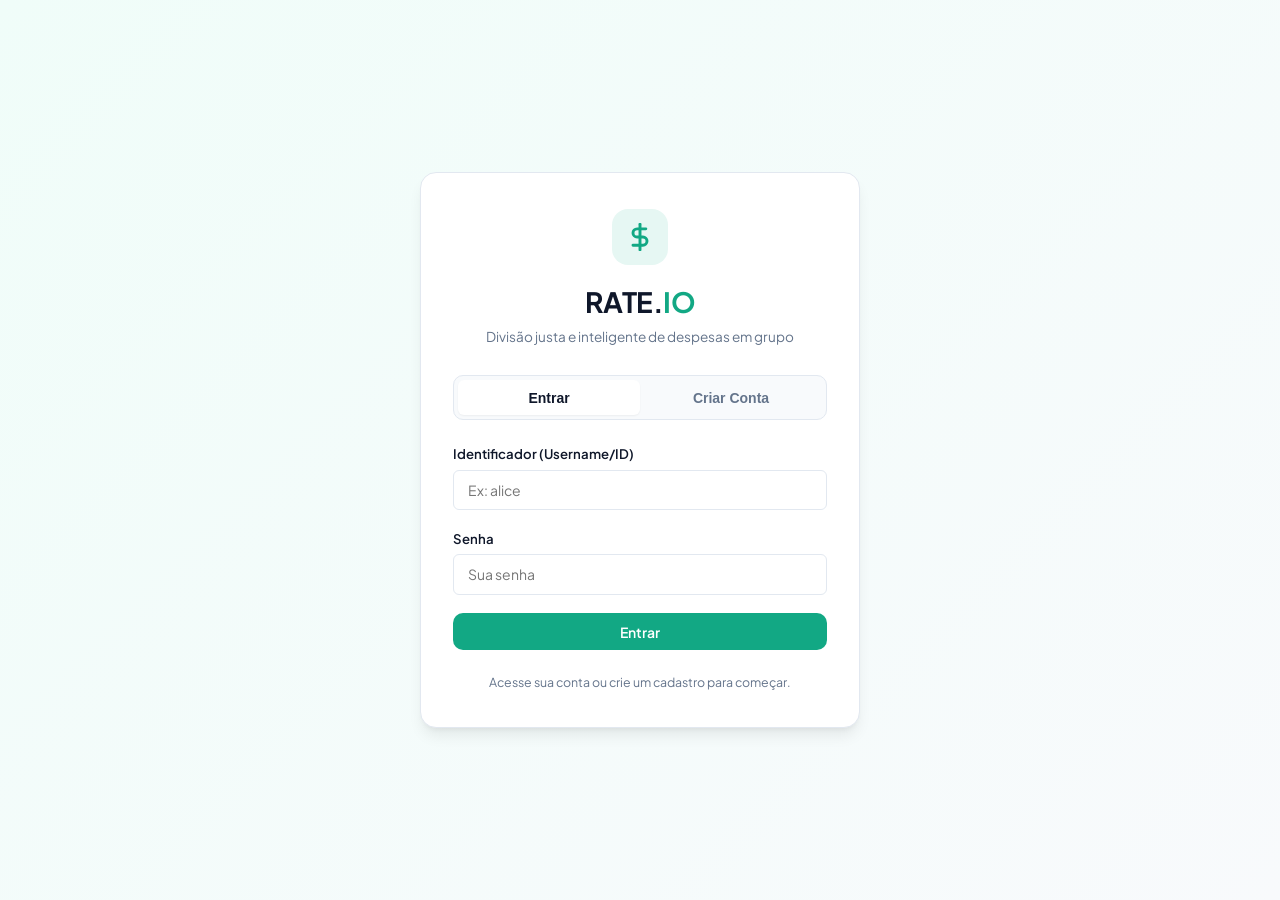
<file: api-gateway/src/main/resources/static/index.html>
<!DOCTYPE html>
<html lang="pt-BR">
<head>
  <meta charset="UTF-8">
  <meta name="viewport" content="width=device-width, initial-scale=1.0">
  <title>RATE.IO - Gestão Inteligente de Despesas</title>
  <link rel="stylesheet" href="style.css">
  <link rel="preconnect" href="https://fonts.googleapis.com">
  <link rel="preconnect" href="https://fonts.gstatic.com" crossorigin>
  <link href="https://fonts.googleapis.com/css2?family=Plus+Jakarta+Sans:wght@400;500;600;700&display=swap" rel="stylesheet">
</head>
<body>
  <!-- Tela / Card de Autenticação (quando não autenticado) -->
  <div id="authView" class="auth-view-container" style="display: none;">
    <div class="auth-card">
      <div class="auth-header">
        <div class="logo-icon-lg">
          <svg width="28" height="28" viewBox="0 0 24 24" fill="none" stroke="currentColor" stroke-width="2.5" stroke-linecap="round" stroke-linejoin="round">
            <line x1="12" y1="1" x2="12" y2="23"></line>
            <path d="M17 5H9.5a3.5 3.5 0 0 0 0 7h5a3.5 3.5 0 0 1 0 7H6"></path>
          </svg>
        </div>
        <h2>RATE.<span>IO</span></h2>
        <p class="subtitle">Divisão justa e inteligente de despesas em grupo</p>
      </div>

      <!-- Abas Login / Registro -->
      <div class="auth-tabs">
        <button id="tabLogin" class="tab-btn active" type="button">Entrar</button>
        <button id="tabRegister" class="tab-btn" type="button">Criar Conta</button>
      </div>

      <!-- Formulário de Login -->
      <form id="formLogin" class="auth-form">
        <div class="form-group">
          <label for="loginUserId">Identificador (Username/ID)</label>
          <input type="text" id="loginUserId" placeholder="Ex: alice" required class="form-input" autocomplete="username">
        </div>
        <div class="form-group">
          <label for="loginPassword">Senha</label>
          <input type="password" id="loginPassword" placeholder="Sua senha" required class="form-input" autocomplete="current-password">
        </div>
        <div id="loginError" class="alert-error" style="display: none;"></div>
        <button type="submit" class="btn btn-primary btn-block">Entrar</button>
        <p class="auth-hint">Acesse sua conta ou crie um cadastro para começar.</p>
      </form>

      <!-- Formulário de Registro -->
      <form id="formRegister" class="auth-form" style="display: none;">
        <div class="form-group">
          <label for="regUserId">Identificador de Usuário (ID único)</label>
          <input type="text" id="regUserId" placeholder="Ex: daniel" required class="form-input">
        </div>
        <div class="form-group">
          <label for="regName">Nome Completo</label>
          <input type="text" id="regName" placeholder="Ex: Daniel Souza" required class="form-input">
        </div>
        <div class="form-group">
          <label for="regPassword">Senha de Acesso</label>
          <input type="password" id="regPassword" placeholder="Mínimo 4 caracteres" required class="form-input" autocomplete="new-password">
        </div>
        <div id="regError" class="alert-error" style="display: none;"></div>
        <div id="regSuccess" class="alert-success" style="display: none;"></div>
        <button type="submit" class="btn btn-primary btn-block">Registrar e Autenticar</button>
      </form>
    </div>
  </div>

  <!-- Layout Principal (quando autenticado) -->
  <div id="mainAppView" class="app-layout" style="display: none;">
    <!-- Barra Superior -->
    <header class="app-header">
      <div class="brand">
        <div class="logo-icon">
          <svg width="22" height="22" viewBox="0 0 24 24" fill="none" stroke="currentColor" stroke-width="2.5" stroke-linecap="round" stroke-linejoin="round">
            <line x1="12" y1="1" x2="12" y2="23"></line>
            <path d="M17 5H9.5a3.5 3.5 0 0 0 0 7h5a3.5 3.5 0 0 1 0 7H6"></path>
          </svg>
        </div>
        <div class="brand-text">
          <h1>RATE.<span>IO</span></h1>
          <p class="subtitle">Divisão inteligente de despesas em grupo</p>
        </div>
      </div>

      <div class="header-right">
        <div class="group-picker-container">
          <label for="groupSelect">Grupo:</label>
          <select id="groupSelect" class="select-input"></select>
          <button id="btnOpenNewGroup" class="btn btn-secondary btn-sm">+ Novo Grupo</button>
        </div>

        <div class="user-badge-container">
          <span class="user-badge" id="userBadgeLabel">👤 Conectado</span>
          <button id="btnLogout" class="btn btn-ghost btn-sm" title="Sair da sessão">Sair</button>
        </div>

        <div class="status-indicator">
          <span class="status-dot"></span>
          <span class="status-text">Online</span>
        </div>
      </div>
    </header>

    <!-- Conteúdo Principal -->
    <main class="main-content">
      <!-- Seção de Ações e Resumo do Grupo -->
      <section class="group-hero">
        <div class="hero-info">
          <h2 id="currentGroupName">Carregando...</h2>
          <p id="currentGroupMembers" class="members-text">Membros: ...</p>
        </div>
        <div class="hero-actions">
          <button id="btnOpenAddExpense" class="btn btn-primary">
            <svg width="18" height="18" viewBox="0 0 24 24" fill="none" stroke="currentColor" stroke-width="2"><line x1="12" y1="5" x2="12" y2="19"></line><line x1="5" y1="12" x2="19" y2="12"></line></svg>
            Nova Despesa
          </button>
          <button id="btnOpenSettle" class="btn btn-outline">
            <svg width="18" height="18" viewBox="0 0 24 24" fill="none" stroke="currentColor" stroke-width="2"><polyline points="20 6 9 17 4 12"></polyline></svg>
            Quitar Dívida (Settle)
          </button>
        </div>
      </section>

      <!-- Métricas / Cards de Resumo -->
      <div class="metrics-grid">
        <div class="metric-card">
          <span class="metric-label">Total Gasto no Grupo</span>
          <span id="metricTotalExpenses" class="metric-value">R$ 0,00</span>
        </div>
        <div class="metric-card">
          <span class="metric-label">Dívidas Pendentes</span>
          <span id="metricDebtsCount" class="metric-value">0</span>
        </div>
        <div class="metric-card">
          <span class="metric-label">Participantes</span>
          <span id="metricMembersCount" class="metric-value">0</span>
        </div>
      </div>

      <!-- Grid de 2 Colunas: Dívidas Simplificadas vs Extrato -->
      <div class="dashboard-grid">
        <!-- Coluna 1: Dívidas Simplificadas (Quem deve para quem) -->
        <div class="card panel">
          <div class="panel-header">
            <div class="panel-title-wrap">
              <h3>Dívidas Simplificadas</h3>
              <span class="badge badge-accent" title="Calculado de forma simplificada e justa">Otimizado</span>
            </div>
            <p class="panel-subtitle">Menor número possível de transações para quitar o grupo.</p>
          </div>
          <div id="debtsList" class="debts-container">
            <div class="empty-state">Nenhuma dívida pendente. O grupo está quitado!</div>
          </div>
        </div>

        <!-- Coluna 2: Extrato de Despesas -->
        <div class="card panel">
          <div class="panel-header">
            <div class="panel-title-wrap">
              <h3>Histórico de Despesas</h3>
            </div>
            <p class="panel-subtitle">Histórico cronológico de lançamentos e divisões.</p>
          </div>
          <div id="expensesList" class="expenses-container">
            <div class="empty-state">Nenhuma despesa registrada neste grupo.</div>
          </div>
        </div>
      </div>
    </main>

    <!-- Rodapé -->
    <footer class="app-footer">
      <p>RATE.IO &bull; Gestão Inteligente de Despesas em Grupo</p>
    </footer>
  </div>

  <!-- Modal: Nova Despesa -->
  <dialog id="modalExpense" class="modal">
    <div class="modal-box">
      <div class="modal-header">
        <h3>Registrar Nova Despesa</h3>
        <button type="button" class="btn-close" onclick="document.getElementById('modalExpense').close()">&times;</button>
      </div>
      <form id="formExpense" class="modal-form">
        <div class="form-group">
          <label for="expDesc">Descrição</label>
          <input type="text" id="expDesc" placeholder="Ex: Jantar, Hospedagem, Mercado" required class="form-input">
        </div>
        <div class="form-group">
          <label for="expAmount">Valor Total (R$)</label>
          <input type="number" id="expAmount" step="0.01" min="0.01" placeholder="0.00" required class="form-input">
        </div>
        <div class="form-group">
          <label for="expPaidBy">Quem pagou?</label>
          <select id="expPaidBy" required class="form-input"></select>
        </div>
        <div class="form-group">
          <label>Dividir igualmente entre:</label>
          <div id="expParticipantsList" class="checkbox-group"></div>
        </div>
        <div class="modal-actions">
          <button type="button" class="btn btn-secondary" onclick="document.getElementById('modalExpense').close()">Cancelar</button>
          <button type="submit" class="btn btn-primary">Salvar Despesa</button>
        </div>
      </form>
    </div>
  </dialog>

  <!-- Modal: Quitar Dívida (Settle Up) -->
  <dialog id="modalSettle" class="modal">
    <div class="modal-box">
      <div class="modal-header">
        <h3>Quitar Dívida (Settle Up)</h3>
        <button type="button" class="btn-close" onclick="document.getElementById('modalSettle').close()">&times;</button>
      </div>
      <form id="formSettle" class="modal-form">
        <div class="form-group">
          <label for="settleFrom">Quem está pagando? (Devedor)</label>
          <select id="settleFrom" required class="form-input"></select>
        </div>
        <div class="form-group">
          <label for="settleTo">Quem está recebendo? (Credor)</label>
          <select id="settleTo" required class="form-input"></select>
        </div>
        <div class="form-group">
          <label for="settleAmount">Valor a Pagar (R$)</label>
          <input type="number" id="settleAmount" step="0.01" min="0.01" placeholder="0.00" required class="form-input">
        </div>
        <div class="modal-actions">
          <button type="button" class="btn btn-secondary" onclick="document.getElementById('modalSettle').close()">Cancelar</button>
          <button type="submit" class="btn btn-primary">Registrar Pagamento</button>
        </div>
      </form>
    </div>
  </dialog>

  <!-- Modal: Novo Grupo -->
  <dialog id="modalGroup" class="modal">
    <div class="modal-box">
      <div class="modal-header">
        <h3>Criar Novo Grupo</h3>
        <button type="button" class="btn-close" onclick="document.getElementById('modalGroup').close()">&times;</button>
      </div>
      <form id="formGroup" class="modal-form">
        <div class="form-group">
          <label for="grpId">ID do Grupo (sem espaços)</label>
          <input type="text" id="grpId" placeholder="ex: viagem-praia" required class="form-input">
        </div>
        <div class="form-group">
          <label for="grpName">Nome do Grupo</label>
          <input type="text" id="grpName" placeholder="ex: Viagem à Praia" required class="form-input">
        </div>
        <div class="form-group">
          <label for="grpMembers">Membros (separados por vírgula)</label>
          <input type="text" id="grpMembers" placeholder="ex: alice, bob, carol" required class="form-input">
        </div>
        <div class="modal-actions">
          <button type="button" class="btn btn-secondary" onclick="document.getElementById('modalGroup').close()">Cancelar</button>
          <button type="submit" class="btn btn-primary">Criar Grupo</button>
        </div>
      </form>
    </div>
  </dialog>

  <script src="app.js"></script>
</body>
</html>
</file>
<file: api-gateway/src/main/resources/static/style.css>
:root {
  --primary: #12a884;
  --primary-hover: #0e8568;
  --primary-light: #e6f7f3;
  --bg-app: #f8fafc;
  --surface: #ffffff;
  --border: #e2e8f0;
  --text-main: #0f172a;
  --text-muted: #64748b;
  --danger: #ef4444;
  --danger-light: #fef2f2;
  --success: #10b981;
  --success-light: #ecfdf5;
  --shadow-sm: 0 1px 2px 0 rgb(0 0 0 / 0.05);
  --shadow-md: 0 4px 6px -1px rgb(0 0 0 / 0.07), 0 2px 4px -2px rgb(0 0 0 / 0.07);
  --shadow-lg: 0 10px 15px -3px rgb(0 0 0 / 0.08), 0 4px 6px -4px rgb(0 0 0 / 0.08);
  --radius-sm: 6px;
  --radius-md: 10px;
  --radius-lg: 16px;
  --font-family: 'Plus Jakarta Sans', system-ui, -apple-system, sans-serif;
}

* {
  box-sizing: border-box;
  margin: 0;
  padding: 0;
}

body {
  font-family: var(--font-family);
  background-color: var(--bg-app);
  color: var(--text-main);
  line-height: 1.5;
  -webkit-font-smoothing: antialiased;
}

.app-layout {
  min-height: 100vh;
  display: flex;
  flex-direction: column;
}

/* =========================================================================
   Tela de Autenticação (Login / Registro)
   ========================================================================= */
.auth-view-container {
  min-height: 100vh;
  display: flex;
  align-items: center;
  justify-content: center;
  padding: 1.5rem;
  background: linear-gradient(135deg, #f0fdf9 0%, #f8fafc 100%);
}

.auth-card {
  width: 100%;
  max-width: 440px;
  background: var(--surface);
  border: 1px solid var(--border);
  border-radius: var(--radius-lg);
  box-shadow: var(--shadow-lg);
  padding: 2.25rem 2rem;
}

.auth-header {
  text-align: center;
  margin-bottom: 1.75rem;
}

.logo-icon-lg {
  width: 56px;
  height: 56px;
  background: var(--primary-light);
  color: var(--primary);
  border-radius: var(--radius-lg);
  display: inline-flex;
  align-items: center;
  justify-content: center;
  margin-bottom: 1rem;
}

.auth-header h2 {
  font-size: 1.75rem;
  font-weight: 700;
  letter-spacing: -0.02em;
}

.auth-header h2 span {
  color: var(--primary);
}

.auth-header .subtitle {
  font-size: 0.85rem;
  color: var(--text-muted);
  margin-top: 0.25rem;
}

.auth-tabs {
  display: flex;
  background: var(--bg-app);
  border: 1px solid var(--border);
  border-radius: var(--radius-md);
  padding: 4px;
  margin-bottom: 1.5rem;
}

.tab-btn {
  flex: 1;
  padding: 0.6rem 0.75rem;
  font-size: 0.875rem;
  font-weight: 600;
  background: transparent;
  border: none;
  border-radius: var(--radius-sm);
  color: var(--text-muted);
  cursor: pointer;
  transition: all 0.2s;
}

.tab-btn.active {
  background: var(--surface);
  color: var(--text-main);
  box-shadow: var(--shadow-sm);
}

.auth-form {
  display: flex;
  flex-direction: column;
  gap: 1.15rem;
}

.auth-hint {
  font-size: 0.775rem;
  color: var(--text-muted);
  text-align: center;
  margin-top: 0.25rem;
}

.alert-error {
  background: var(--danger-light);
  color: var(--danger);
  border: 1px solid #fecaca;
  padding: 0.65rem 0.85rem;
  border-radius: var(--radius-sm);
  font-size: 0.825rem;
  font-weight: 500;
}

.alert-success {
  background: var(--success-light);
  color: var(--success);
  border: 1px solid #a7f3d0;
  padding: 0.65rem 0.85rem;
  border-radius: var(--radius-sm);
  font-size: 0.825rem;
  font-weight: 500;
}

/* =========================================================================
   Header Principal
   ========================================================================= */
.app-header {
  background: var(--surface);
  border-bottom: 1px solid var(--border);
  padding: 1rem 2rem;
  display: flex;
  justify-content: space-between;
  align-items: center;
  position: sticky;
  top: 0;
  z-index: 10;
  backdrop-filter: blur(8px);
}

.brand {
  display: flex;
  align-items: center;
  gap: 0.75rem;
}

.logo-icon {
  width: 40px;
  height: 40px;
  background: var(--primary-light);
  color: var(--primary);
  border-radius: var(--radius-md);
  display: flex;
  align-items: center;
  justify-content: center;
}

.brand-text h1 {
  font-size: 1.25rem;
  font-weight: 700;
  letter-spacing: -0.02em;
}

.brand-text h1 span {
  color: var(--primary);
}

.brand-text .subtitle {
  font-size: 0.75rem;
  color: var(--text-muted);
}

.header-right {
  display: flex;
  align-items: center;
  gap: 1.25rem;
}

.group-picker-container {
  display: flex;
  align-items: center;
  gap: 0.5rem;
}

.group-picker-container label {
  font-size: 0.875rem;
  font-weight: 600;
  color: var(--text-muted);
}

.user-badge-container {
  display: flex;
  align-items: center;
  gap: 0.5rem;
  padding-left: 0.5rem;
  border-left: 1px solid var(--border);
}

.user-badge {
  font-size: 0.825rem;
  font-weight: 600;
  color: var(--primary-hover);
  background: var(--primary-light);
  padding: 0.3rem 0.65rem;
  border-radius: 999px;
}

.status-indicator {
  display: flex;
  align-items: center;
  gap: 0.5rem;
  font-size: 0.75rem;
  color: var(--text-muted);
  background: var(--bg-app);
  padding: 0.35rem 0.75rem;
  border-radius: 999px;
  border: 1px solid var(--border);
}

.status-dot {
  width: 8px;
  height: 8px;
  border-radius: 50%;
  background-color: var(--success);
  box-shadow: 0 0 0 2px var(--success-light);
}

/* =========================================================================
   Conteúdo Principal & Dashboard
   ========================================================================= */
.main-content {
  flex: 1;
  padding: 2rem;
  max-width: 1200px;
  margin: 0 auto;
  width: 100%;
}

.group-hero {
  display: flex;
  justify-content: space-between;
  align-items: center;
  margin-bottom: 2rem;
}

.hero-info h2 {
  font-size: 1.75rem;
  font-weight: 700;
  letter-spacing: -0.02em;
}

.hero-info .members-text {
  font-size: 0.875rem;
  color: var(--text-muted);
  margin-top: 0.25rem;
}

.hero-actions {
  display: flex;
  gap: 0.75rem;
}

/* Métricas */
.metrics-grid {
  display: grid;
  grid-template-columns: repeat(auto-fit, minmax(200px, 1fr));
  gap: 1.25rem;
  margin-bottom: 2rem;
}

.metric-card {
  background: var(--surface);
  border: 1px solid var(--border);
  padding: 1.25rem;
  border-radius: var(--radius-md);
  box-shadow: var(--shadow-sm);
  display: flex;
  flex-direction: column;
  gap: 0.5rem;
}

.metric-label {
  font-size: 0.825rem;
  color: var(--text-muted);
  font-weight: 500;
}

.metric-value {
  font-size: 1.5rem;
  font-weight: 700;
  color: var(--text-main);
}

/* Dashboard Grid */
.dashboard-grid {
  display: grid;
  grid-template-columns: 1fr 1.2fr;
  gap: 1.5rem;
}

@media (max-width: 900px) {
  .dashboard-grid {
    grid-template-columns: 1fr;
  }
}

.panel {
  background: var(--surface);
  border: 1px solid var(--border);
  border-radius: var(--radius-lg);
  box-shadow: var(--shadow-sm);
  overflow: hidden;
  display: flex;
  flex-direction: column;
}

.panel-header {
  padding: 1.25rem 1.5rem;
  border-bottom: 1px solid var(--border);
}

.panel-title-wrap {
  display: flex;
  align-items: center;
  gap: 0.5rem;
}

.panel-title-wrap h3 {
  font-size: 1.1rem;
  font-weight: 700;
}

.panel-subtitle {
  font-size: 0.8rem;
  color: var(--text-muted);
  margin-top: 0.15rem;
}

.badge {
  font-size: 0.7rem;
  padding: 0.2rem 0.5rem;
  border-radius: 999px;
  font-weight: 600;
}

.badge-accent {
  background: var(--primary-light);
  color: var(--primary);
}

/* Listas e Itens */
.debts-container, .expenses-container {
  padding: 1.5rem;
  display: flex;
  flex-direction: column;
  gap: 0.85rem;
  min-height: 240px;
}

.empty-state {
  margin: auto;
  text-align: center;
  color: var(--text-muted);
  font-size: 0.875rem;
  padding: 2rem 0;
}

/* Item de Dívida Simplificada */
.debt-card {
  display: flex;
  justify-content: space-between;
  align-items: center;
  padding: 1rem 1.25rem;
  background: var(--bg-app);
  border: 1px solid var(--border);
  border-radius: var(--radius-md);
  transition: transform 0.15s ease;
}

.debt-card:hover {
  transform: translateY(-1px);
}

.debt-actors {
  display: flex;
  align-items: center;
  gap: 0.6rem;
  font-size: 0.9rem;
}

.debt-from {
  font-weight: 700;
  color: var(--danger);
}

.debt-arrow {
  color: var(--text-muted);
  font-size: 0.8rem;
}

.debt-to {
  font-weight: 700;
  color: var(--success);
}

.debt-amount {
  font-weight: 700;
  font-size: 1.05rem;
  color: var(--text-main);
}

/* Item de Extrato de Despesa */
.expense-item {
  display: flex;
  justify-content: space-between;
  align-items: center;
  padding: 1rem 1.25rem;
  border: 1px solid var(--border);
  border-radius: var(--radius-md);
  background: var(--surface);
  transition: border-color 0.15s;
}

.expense-item:hover {
  border-color: var(--primary);
}

.expense-left {
  display: flex;
  flex-direction: column;
  gap: 0.25rem;
}

.expense-desc {
  font-weight: 600;
  font-size: 0.95rem;
}

.expense-meta {
  font-size: 0.775rem;
  color: var(--text-muted);
}

.expense-right {
  text-align: right;
}

.expense-amount {
  font-weight: 700;
  font-size: 1.1rem;
}

.expense-share {
  font-size: 0.75rem;
  color: var(--text-muted);
}

/* =========================================================================
   Botões e Formulários
   ========================================================================= */
.btn {
  font-family: inherit;
  font-weight: 600;
  border-radius: var(--radius-md);
  padding: 0.6rem 1.25rem;
  cursor: pointer;
  border: none;
  display: inline-flex;
  align-items: center;
  justify-content: center;
  gap: 0.5rem;
  font-size: 0.875rem;
  transition: all 0.2s;
}

.btn-primary {
  background: var(--primary);
  color: white;
}

.btn-primary:hover {
  background: var(--primary-hover);
}

.btn-secondary {
  background: #e2e8f0;
  color: var(--text-main);
}

.btn-secondary:hover {
  background: #cbd5e1;
}

.btn-outline {
  background: transparent;
  border: 1px solid var(--border);
  color: var(--text-main);
}

.btn-outline:hover {
  background: var(--bg-app);
}

.btn-ghost {
  background: transparent;
  color: var(--text-muted);
  border: 1px solid transparent;
}

.btn-ghost:hover {
  background: var(--bg-app);
  color: var(--danger);
  border-color: var(--border);
}

.btn-sm {
  padding: 0.35rem 0.75rem;
  font-size: 0.775rem;
}

.btn-block {
  width: 100%;
}

.form-group {
  display: flex;
  flex-direction: column;
  gap: 0.35rem;
}

.form-group label {
  font-size: 0.825rem;
  font-weight: 600;
  color: var(--text-main);
}

.form-input, .select-input {
  font-family: inherit;
  padding: 0.65rem 0.85rem;
  border: 1px solid var(--border);
  border-radius: var(--radius-sm);
  font-size: 0.875rem;
  outline: none;
  background: var(--surface);
  transition: border-color 0.15s, box-shadow 0.15s;
}

.form-input:focus, .select-input:focus {
  border-color: var(--primary);
  box-shadow: 0 0 0 3px var(--primary-light);
}

.checkbox-group {
  display: flex;
  flex-wrap: wrap;
  gap: 0.5rem;
  margin-top: 0.25rem;
}

.checkbox-label {
  display: flex;
  align-items: center;
  gap: 0.4rem;
  font-size: 0.825rem;
  background: var(--bg-app);
  padding: 0.4rem 0.75rem;
  border-radius: var(--radius-sm);
  border: 1px solid var(--border);
  cursor: pointer;
  user-select: none;
}

.checkbox-label:has(input:checked) {
  background: var(--primary-light);
  border-color: var(--primary);
  color: var(--primary-hover);
  font-weight: 600;
}

/* Modais */
.modal {
  border: none;
  background: transparent;
  padding: 1.5rem;
  margin: auto;
}

.modal::backdrop {
  background: rgba(15, 23, 42, 0.45);
  backdrop-filter: blur(4px);
}

.modal-box {
  background: var(--surface);
  border-radius: var(--radius-lg);
  box-shadow: var(--shadow-lg);
  width: 100%;
  max-width: 480px;
  overflow: hidden;
  border: 1px solid var(--border);
}

.modal-header {
  padding: 1.25rem 1.5rem;
  border-bottom: 1px solid var(--border);
  display: flex;
  justify-content: space-between;
  align-items: center;
}

.modal-header h3 {
  font-size: 1.15rem;
  font-weight: 700;
}

.btn-close {
  background: none;
  border: none;
  font-size: 1.5rem;
  color: var(--text-muted);
  cursor: pointer;
}

.modal-form {
  padding: 1.5rem;
  display: flex;
  flex-direction: column;
  gap: 1.1rem;
}

.modal-actions {
  display: flex;
  justify-content: flex-end;
  gap: 0.75rem;
  margin-top: 0.5rem;
}

/* Rodapé */
.app-footer {
  text-align: center;
  padding: 1.5rem;
  font-size: 0.775rem;
  color: var(--text-muted);
  border-top: 1px solid var(--border);
  background: var(--surface);
  margin-top: auto;
}
</file>
